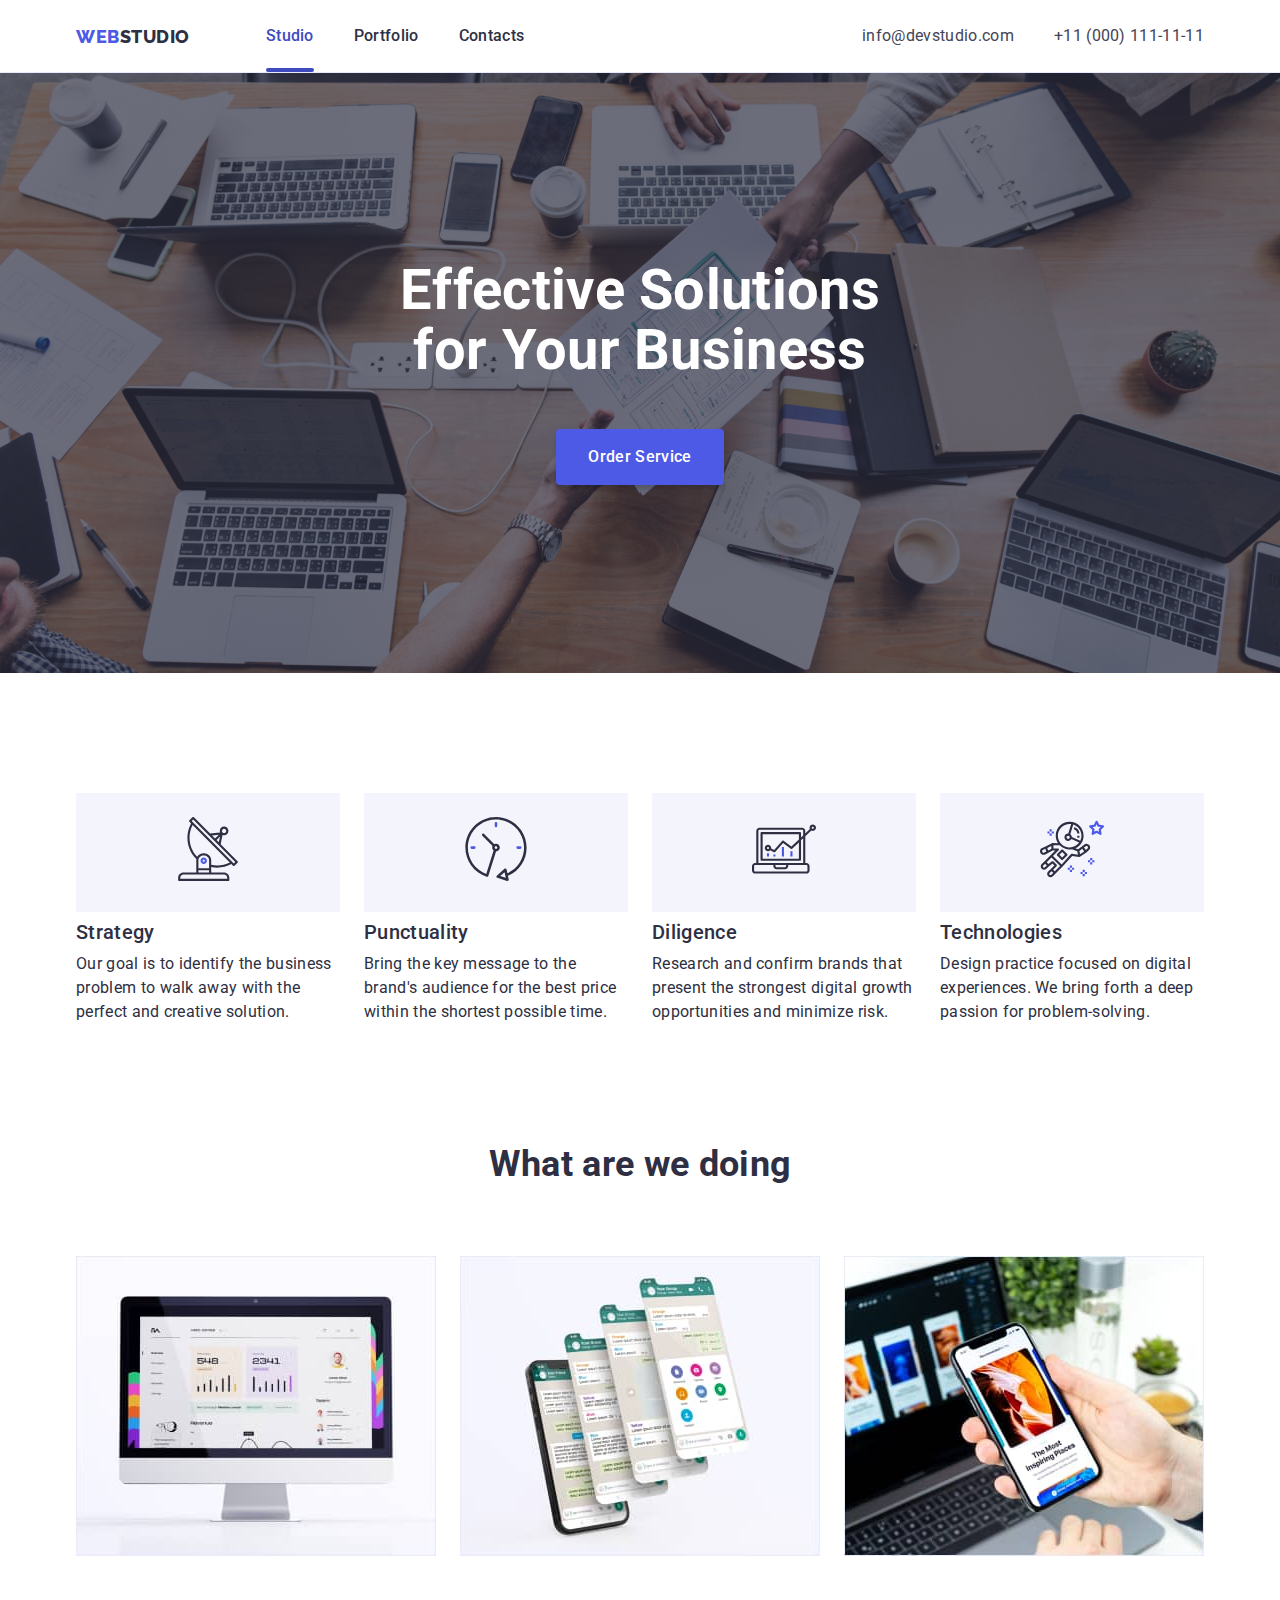
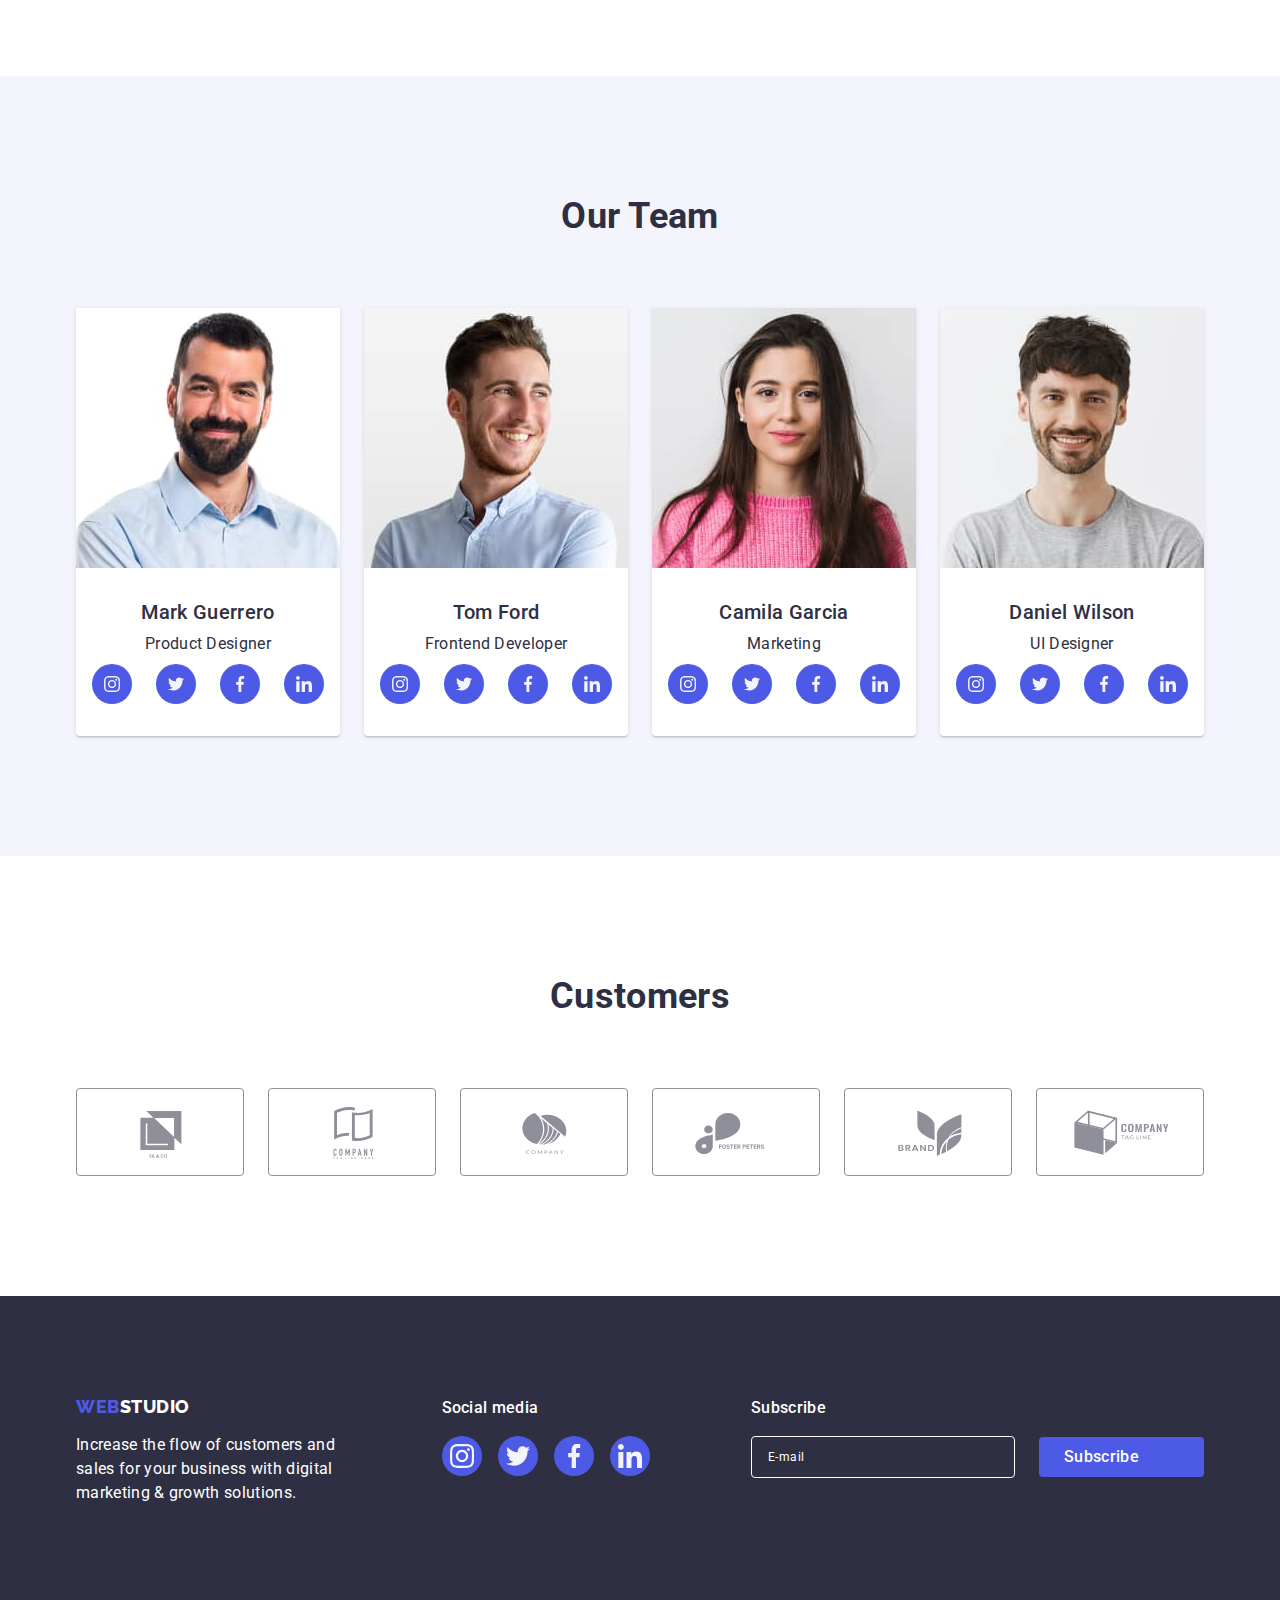
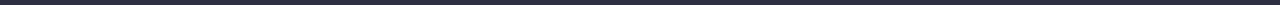
<file: index.html>
<!DOCTYPE html>
<html lang="en">
  <head>
    <meta charset="utf-8" />
    <meta name="viewport" content="width=device-width, initial-scale=1.0" />
    <title>WebStudio</title>
    <link
      rel="stylesheet"
      href="https://cdn.jsdelivr.net/npm/modern-normalize@2.0.0/modern-normalize.min.css"
    />
    <link rel="preconnect" href="https://fonts.googleapis.com" />
    <link rel="preconnect" href="https://fonts.gstatic.com" crossorigin />
    <link
      href="https://fonts.googleapis.com/css2?family=Raleway:wght@800&family=Roboto:wght@400;500;700;900&display=swap"
      rel="stylesheet"
    />
    <link href="./css/styles.css" rel="stylesheet" />
  </head>

  <body>
    <header class="page-header">
      <div class="container">
        <a href="./index.html" class="header-logo">Web<span>Studio</span></a>
        <nav class="navigation">
          <ul class="nav-list">
            <li class="nav-list-item">
              <a href="./index.html" class="nav-list-item-link current"
                >Studio</a
              >
            </li>
            <li class="nav-list-item">
              <a href="./portfolio.html" class="nav-list-item-link"
                >Portfolio</a
              >
            </li>
            <li class="nav-list-item">
              <a href="#contacts" class="nav-list-item-link">Contacts</a>
            </li>
          </ul>
        </nav>

        <address class="contacts">
          <ul class="contacts-list">
            <li class="contacts-list-item">
              <a
                href="mailto:info@devstudio.com"
                class="contacts-list-item-link"
                >info@devstudio.com</a
              >
            </li>
            <li class="contacts-list-item">
              <a href="tel:+110001111111" class="contacts-list-item-link"
                >+11 (000) 111-11-11</a
              >
            </li>
          </ul>
        </address>
      </div>
    </header>
    <main>
      <section class="hero">
        <div class="container">
          <h1 class="hero-header">Effective Solutions for Your Business</h1>
          <button type="button" class="hero-button" data-modal-open>
            Order Service
          </button>
        </div>
      </section>
      <section class="advantages">
        <div class="container">
          <h2 class="section-header visually-hidden">Our advantages</h2>
          <ul class="content-list">
            <li class="content-list-item">
              <div class="content-list-item-icon-container">
                <svg width="64" height="64" class="content-list-item-icon">
                  <use href="./images/icons.svg#icon-antenna"></use>
                </svg>
              </div>
              <h3 class="content-list-item-header">Strategy</h3>
              <p class="content-list-item-text">
                Our goal is to identify the business problem to walk away with
                the perfect and creative solution.
              </p>
            </li>
            <li class="content-list-item">
              <div class="content-list-item-icon-container">
                <svg width="64" height="64" class="content-list-item-icon">
                  <use href="./images/icons.svg#icon-clock"></use>
                </svg>
              </div>
              <h3 class="content-list-item-header">Punctuality</h3>
              <p class="content-list-item-text">
                Bring the key message to the brand's audience for the best price
                within the shortest possible time.
              </p>
            </li>
            <li class="content-list-item">
              <div class="content-list-item-icon-container">
                <svg width="64" height="64" class="content-list-item-icon">
                  <use href="./images/icons.svg#icon-diagram"></use>
                </svg>
              </div>
              <h3 class="content-list-item-header">Diligence</h3>
              <p class="content-list-item-text">
                Research and confirm brands that present the strongest digital
                growth opportunities and minimize risk.
              </p>
            </li>
            <li class="content-list-item">
              <div class="content-list-item-icon-container">
                <svg width="64" height="64" class="content-list-item-icon">
                  <use href="./images/icons.svg#icon-astronaut"></use>
                </svg>
              </div>
              <h3 class="content-list-item-header">Technologies</h3>
              <p class="content-list-item-text">
                Design practice focused on digital experiences. We bring forth a
                deep passion for problem-solving.
              </p>
            </li>
          </ul>
        </div>
      </section>
      <section class="features">
        <div class="container">
          <h2 class="section-header">What are we doing</h2>
          <ul class="content-list">
            <li class="content-list-item">
              <img
                src="./images/service/img-1.jpg"
                alt="feature-1"
                width="360"
                height="300"
              />
            </li>
            <li class="content-list-item">
              <img
                src="./images/service/img-2.jpg"
                alt="feature-2"
                width="360"
                height="300"
              />
            </li>
            <li class="content-list-item">
              <img
                src="./images/service/img-3.jpg"
                alt="feature-3"
                width="360"
                height="300"
              />
            </li>
          </ul>
        </div>
      </section>
      <section class="team">
        <div class="container">
          <h2 class="section-header">Our Team</h2>
          <ul class="content-list">
            <li class="content-list-item team-card">
              <img
                src="./images/team/img-1.jpg"
                alt="Mark Guerrero Photo"
                width="264"
                height="260"
              />
              <div class="team-card-description">
                <h3 class="content-list-item-header">Mark Guerrero</h3>
                <p class="content-list-item-text">Product Designer</p>
                <ul class="social-list">
                  <li class="social-list-item">
                    <a
                      href="#instagram"
                      class="social-list-item-link"
                      rel="noopener noreferrer"
                      aria-label="Link to Mark Guerrero's instagram.com"
                    >
                      <svg width="16" height="16" class="social-list-item-icon">
                        <use href="./images/icons.svg#icon-instagram"></use>
                      </svg>
                    </a>
                  </li>
                  <li class="social-list-item">
                    <a
                      href="#twitter"
                      class="social-list-item-link"
                      rel="noopener noreferrer"
                      aria-label="Link to Mark Guerrero's twitter.com"
                    >
                      <svg width="16" height="16" class="social-list-item-icon">
                        <use href="./images/icons.svg#icon-twitter"></use>
                      </svg>
                    </a>
                  </li>
                  <li class="social-list-item">
                    <a
                      href="#facebook"
                      class="social-list-item-link"
                      rel="noopener noreferrer"
                      aria-label="Link to Mark Guerrero's facebook.com"
                    >
                      <svg width="16" height="16" class="social-list-item-icon">
                        <use href="./images/icons.svg#icon-facebook"></use>
                      </svg>
                    </a>
                  </li>
                  <li class="social-list-item">
                    <a
                      href="#linkedin"
                      class="social-list-item-link"
                      rel="noopener noreferrer"
                      aria-label="Link to Mark Guerrero's linkedin.com"
                    >
                      <svg width="16" height="16" class="social-list-item-icon">
                        <use href="./images/icons.svg#icon-linkedin"></use>
                      </svg>
                    </a>
                  </li>
                </ul>
              </div>
            </li>
            <li class="content-list-item team-card">
              <img
                src="./images/team/img-2.jpg"
                alt="Tom Ford Photo"
                width="264"
                height="260"
              />
              <div class="team-card-description">
                <h3 class="content-list-item-header">Tom Ford</h3>
                <p class="content-list-item-text">Frontend Developer</p>
                <ul class="social-list">
                  <li class="social-list-item">
                    <a
                      href="#instagram"
                      class="social-list-item-link"
                      rel="noopener noreferrer"
                      aria-label="Link to Tom Ford's instagram.com"
                    >
                      <svg width="16" height="16" class="social-list-item-icon">
                        <use href="./images/icons.svg#icon-instagram"></use>
                      </svg>
                    </a>
                  </li>
                  <li class="social-list-item">
                    <a
                      href="#twitter"
                      class="social-list-item-link"
                      rel="noopener noreferrer"
                      aria-label="Link to Tom Ford's twitter.com"
                    >
                      <svg width="16" height="16" class="social-list-item-icon">
                        <use href="./images/icons.svg#icon-twitter"></use>
                      </svg>
                    </a>
                  </li>
                  <li class="social-list-item">
                    <a
                      href="#facebook"
                      class="social-list-item-link"
                      rel="noopener noreferrer"
                      aria-label="Link to Tom Ford's facebook.com"
                    >
                      <svg width="16" height="16" class="social-list-item-icon">
                        <use href="./images/icons.svg#icon-facebook"></use>
                      </svg>
                    </a>
                  </li>
                  <li class="social-list-item">
                    <a
                      href="#linkedin"
                      class="social-list-item-link"
                      rel="noopener noreferrer"
                      aria-label="Link to Tom Ford's linkedin.com"
                    >
                      <svg width="16" height="16" class="social-list-item-icon">
                        <use href="./images/icons.svg#icon-linkedin"></use>
                      </svg>
                    </a>
                  </li>
                </ul>
              </div>
            </li>
            <li class="content-list-item team-card">
              <img
                src="./images/team/img-3.jpg"
                alt="Camila Garcia Photo"
                width="264"
                height="260"
              />
              <div class="team-card-description">
                <h3 class="content-list-item-header">Camila Garcia</h3>
                <p class="content-list-item-text">Marketing</p>
                <ul class="social-list">
                  <li class="social-list-item">
                    <a
                      href="#instagram"
                      class="social-list-item-link"
                      rel="noopener noreferrer"
                      aria-label="Link to Camila Garcia's instagram.com"
                    >
                      <svg width="16" height="16" class="social-list-item-icon">
                        <use href="./images/icons.svg#icon-instagram"></use>
                      </svg>
                    </a>
                  </li>
                  <li class="social-list-item">
                    <a
                      href="#twitter"
                      class="social-list-item-link"
                      rel="noopener noreferrer"
                      aria-label="Link to Camila Garcia's twitter.com"
                    >
                      <svg width="16" height="16" class="social-list-item-icon">
                        <use href="./images/icons.svg#icon-twitter"></use>
                      </svg>
                    </a>
                  </li>
                  <li class="social-list-item">
                    <a
                      href="#facebook"
                      class="social-list-item-link"
                      rel="noopener noreferrer"
                      aria-label="Link to Camila Garcia's facebook.com"
                    >
                      <svg width="16" height="16" class="social-list-item-icon">
                        <use href="./images/icons.svg#icon-facebook"></use>
                      </svg>
                    </a>
                  </li>
                  <li class="social-list-item">
                    <a
                      href="#linkedin"
                      class="social-list-item-link"
                      rel="noopener noreferrer"
                      aria-label="Link to Camila Garcia's linkedin.com"
                    >
                      <svg width="16" height="16" class="social-list-item-icon">
                        <use href="./images/icons.svg#icon-linkedin"></use>
                      </svg>
                    </a>
                  </li>
                </ul>
              </div>
            </li>
            <li class="content-list-item team-card">
              <img
                src="./images/team/img-4.jpg"
                alt="Daniel Wilson Photo"
                width="264"
                height="260"
              />
              <div class="team-card-description">
                <h3 class="content-list-item-header">Daniel Wilson</h3>
                <p class="content-list-item-text">UI Designer</p>
                <ul class="social-list">
                  <li class="social-list-item">
                    <a
                      href="#instagram"
                      class="social-list-item-link"
                      rel="noopener noreferrer"
                      aria-label="Link to Daniel Wilson's instagram.com"
                    >
                      <svg width="16" height="16" class="social-list-item-icon">
                        <use href="./images/icons.svg#icon-instagram"></use>
                      </svg>
                    </a>
                  </li>
                  <li class="social-list-item">
                    <a
                      href="#twitter"
                      class="social-list-item-link"
                      rel="noopener noreferrer"
                      aria-label="Link to Daniel Wilson's twitter.com"
                    >
                      <svg width="16" height="16" class="social-list-item-icon">
                        <use href="./images/icons.svg#icon-twitter"></use>
                      </svg>
                    </a>
                  </li>
                  <li class="social-list-item">
                    <a
                      href="#facebook"
                      class="social-list-item-link"
                      rel="noopener noreferrer"
                      aria-label="Link to Daniel Wilson's facebook.com"
                    >
                      <svg width="16" height="16" class="social-list-item-icon">
                        <use href="./images/icons.svg#icon-facebook"></use>
                      </svg>
                    </a>
                  </li>
                  <li class="social-list-item">
                    <a
                      href="#linkedin"
                      class="social-list-item-link"
                      rel="noopener noreferrer"
                      aria-label="Link to Daniel Wilson's linkedin.com"
                    >
                      <svg width="16" height="16" class="social-list-item-icon">
                        <use href="./images/icons.svg#icon-linkedin"></use>
                      </svg>
                    </a>
                  </li>
                </ul>
              </div>
            </li>
          </ul>
        </div>
      </section>
      <section class="customers">
        <div class="container">
          <h2 class="section-header">Customers</h2>
          <ul class="content-list">
            <li class="content-list-item">
              <a href="#ya-co" target="_blank" class="customers-list-item-link">
                <svg width="104" height="56" class="customers-list-item-icon">
                  <use href="./images/icons.svg#icon-ya-co"></use>
                </svg>
              </a>
            </li>
            <li class="content-list-item">
              <a
                href="#company-tag-line-here"
                target="_blank"
                class="customers-list-item-link"
              >
                <svg width="104" height="56" class="customers-list-item-icon">
                  <use
                    href="./images/icons.svg#icon-company-tag-line-here"
                  ></use>
                </svg>
              </a>
            </li>
            <li class="content-list-item">
              <a
                href="#company"
                target="_blank"
                class="customers-list-item-link"
              >
                <svg width="104" height="56" class="customers-list-item-icon">
                  <use href="./images/icons.svg#icon-company"></use>
                </svg>
              </a>
            </li>
            <li class="content-list-item">
              <a
                href="#foster-peters"
                target="_blank"
                class="customers-list-item-link"
              >
                <svg width="104" height="56" class="customers-list-item-icon">
                  <use href="./images/icons.svg#icon-foster-peters"></use>
                </svg>
              </a>
            </li>
            <li class="content-list-item">
              <a href="#brand" target="_blank" class="customers-list-item-link">
                <svg width="104" height="56" class="customers-list-item-icon">
                  <use href="./images/icons.svg#icon-brand"></use>
                </svg>
              </a>
            </li>
            <li class="content-list-item">
              <a
                href="#company-tag-line"
                target="_blank"
                class="customers-list-item-link"
              >
                <svg width="104" height="56" class="customers-list-item-icon">
                  <use href="./images/icons.svg#icon-company-tag-line"></use>
                </svg>
              </a>
            </li>
          </ul>
        </div>
      </section>
    </main>
    <footer class="page-footer">
      <div class="container">
        <div class="footer-description">
          <a href="./index.html" class="footer-logo">Web<span>Studio</span></a>
          <p class="footer-text">
            Increase the flow of customers and sales for your business with
            digital marketing & growth solutions.
          </p>
        </div>
        <div class="social">
          <p class="social-header">Social media</p>
          <ul class="social-list">
            <li class="social-list-item">
              <a
                href="#instagram"
                class="social-list-item-link"
                rel="noopener noreferrer"
                aria-label="Link to instagram.com"
              >
                <svg width="24" height="24" class="social-list-item-icon">
                  <use href="./images/icons.svg#icon-instagram"></use>
                </svg>
              </a>
            </li>
            <li class="social-list-item">
              <a
                href="#twitter"
                class="social-list-item-link"
                rel="noopener noreferrer"
                aria-label="Link to twitter.com"
              >
                <svg width="24" height="24" class="social-list-item-icon">
                  <use href="./images/icons.svg#icon-twitter"></use>
                </svg>
              </a>
            </li>
            <li class="social-list-item">
              <a
                href="#facebook"
                class="social-list-item-link"
                rel="noopener noreferrer"
                aria-label="Link to facebook.com"
              >
                <svg width="24" height="24" class="social-list-item-icon">
                  <use href="./images/icons.svg#icon-facebook"></use>
                </svg>
              </a>
            </li>
            <li class="social-list-item">
              <a
                href="#linkedin"
                class="social-list-item-link"
                rel="noopener noreferrer"
                aria-label="Link to linkedin.com"
              >
                <svg width="24" height="24" class="social-list-item-icon">
                  <use href="./images/icons.svg#icon-linkedin"></use>
                </svg>
              </a>
            </li>
          </ul>
        </div>
        <form class="subscribe">
          <p class="subscribe-header">Subscribe</p>
          <ul class="subscribe-list">
            <li class="subscribe-list-item">
              <input
                type="email"
                placeholder="E-mail"
                class="subscribe-input"
              />
            </li>
            <li class="subscribe-list-item">
              <button type="submit" class="subscribe-button">
                Subscribe
                <svg width="24" height="24" class="subscribe-button-icon">
                  <use href="./images/icons.svg#icon-plane"></use>
                </svg>
              </button>
            </li>
          </ul>
        </form>
      </div>
    </footer>
    <div class="backdrop is-hidden" data-modal>
      <div class="modal">
        <button type="button" class="modal-button" data-modal-close>
          <svg class="modal-button-icon" width="8" height="8">
            <use href="./images/icons.svg#icon-close"></use>
          </svg>
        </button>
        <form class="form">
          <p class="form-caption">
            Leave your contacts and we will call you back
          </p>
          <div class="form-field-wrapper">
            <label class="input-label" for="client_name">Name</label>
            <div class="input-wrapper">
              <input
                type="text"
                id="client_name"
                name="client_name"
                placeholder=""
                class="input"
              />
              <svg width="18" height="18" class="input-icon">
                <use href="./images/icons.svg#icon-person"></use>
              </svg>
            </div>
          </div>
          <div class="form-field-wrapper">
            <label class="input-label" for="client_phone">Phone</label>
            <div class="input-wrapper">
              <input
                type="tel"
                id="client_phone"
                name="client_phone"
                placeholder=""
                class="input"
              />
              <svg width="18" height="24" class="input-icon">
                <use href="./images/icons.svg#icon-phone"></use>
              </svg>
            </div>
          </div>
          <div class="form-field-wrapper">
            <label class="input-label" for="client_email">Email</label>
            <div class="input-wrapper">
              <input
                type="email"
                id="client_email"
                name="client_email"
                placeholder=""
                class="input"
              />
              <svg width="18" height="24" class="input-icon">
                <use href="./images/icons.svg#icon-email"></use>
              </svg>
            </div>
          </div>
          <div class="form-field-wrapper">
            <label class="input-label" for="client_comment">Comment</label>
            <div class="input-wrapper">
              <textarea
                id="client_comment"
                name="client_comment"
                placeholder="Text input"
                class="input input-area"
                rows="5"
              ></textarea>
            </div>
          </div>
          <div class="form-field-wrapper field-check-wrapper">
            <div class="input-wrapper input-check-wrapper">
              <input
                type="checkbox"
                name="client_privacy"
                id="client_privacy"
                placeholder=""
                class="input-check"
              />
              <svg width="10" height="12" class="input-check-icon">
                <use href="./images/icons.svg#icon-check"></use>
              </svg>
            </div>
            <label class="input-label input-check-label" for="client_privacy"
              >I accept the terms and conditions of the<a
                href="#policy"
                target="_blank"
                rel="noreferrer noopener"
                class="form-policy-link"
                >Privacy Policy</a
              >
            </label>
          </div>
          <button type="submit" class="form-button">Submit</button>
        </form>
      </div>
    </div>
    <script src="./js/modal.js"></script>
  </body>
</html>
</file>
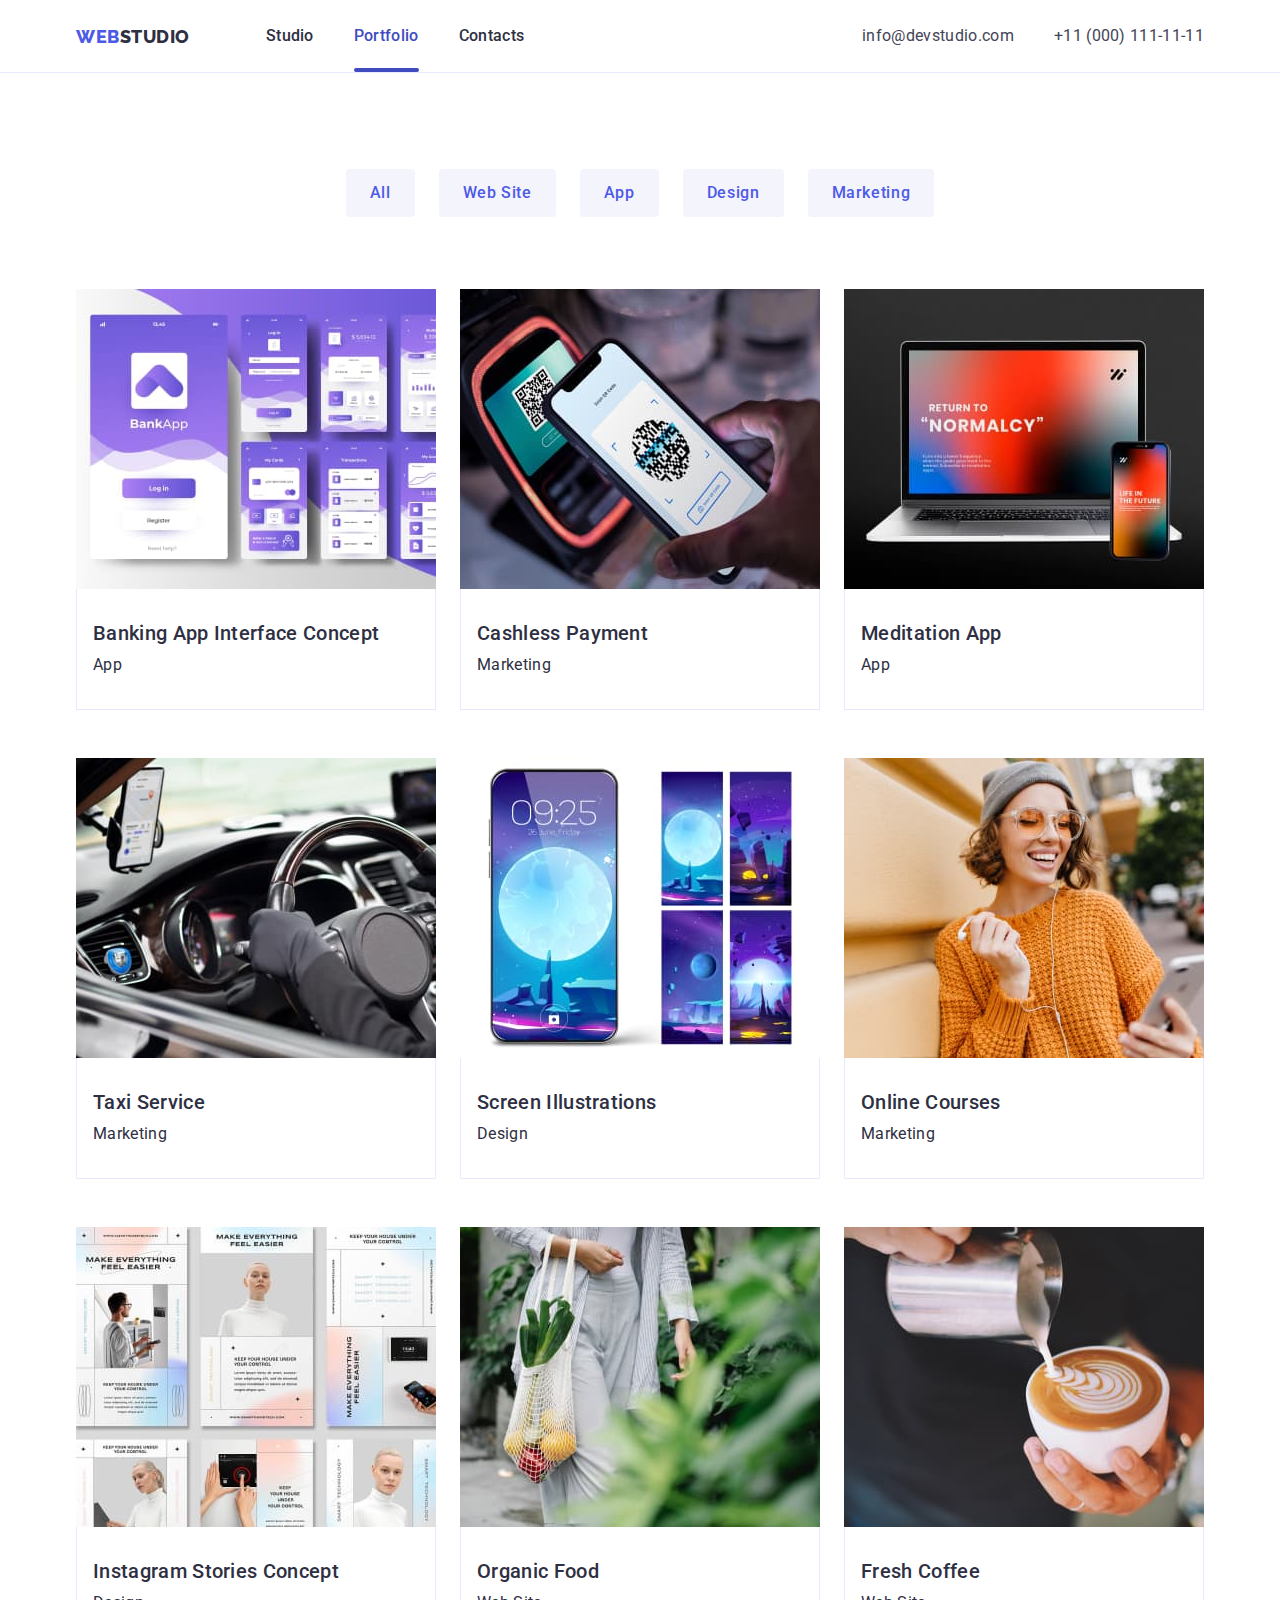
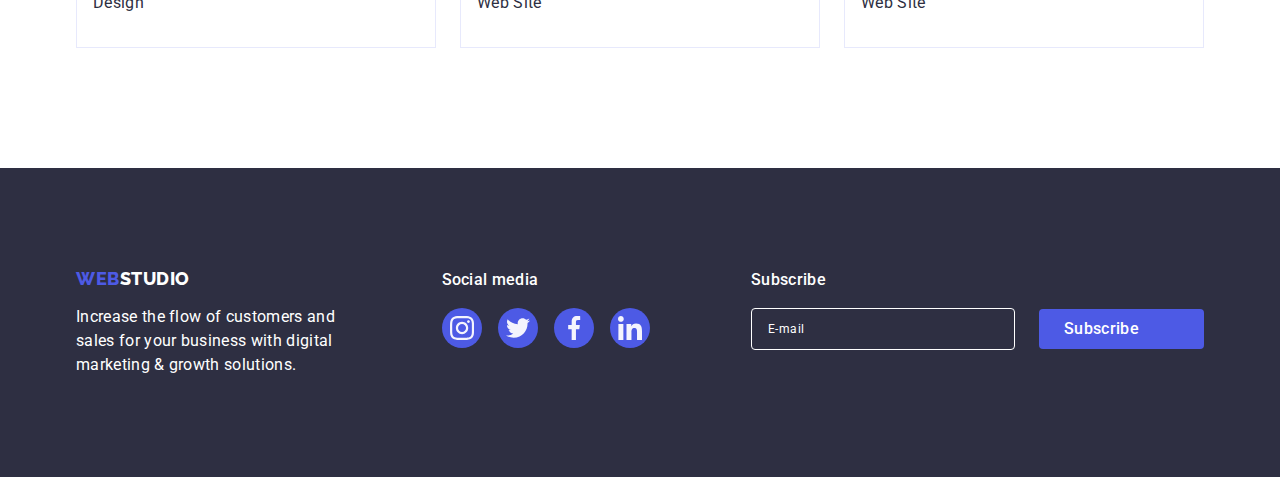
<file: portfolio.html>
<!DOCTYPE html>
<html lang="en">
  <head>
    <meta charset="utf-8" />
    <meta name="viewport" content="width=device-width, initial-scale=1.0" />
    <title>Portfolio</title>
    <link
      rel="stylesheet"
      href="https://cdn.jsdelivr.net/npm/modern-normalize@2.0.0/modern-normalize.min.css"
    />
    <link rel="preconnect" href="https://fonts.googleapis.com" />
    <link rel="preconnect" href="https://fonts.gstatic.com" crossorigin />
    <link
      href="https://fonts.googleapis.com/css2?family=Raleway:wght@800&family=Roboto:wght@400;500;700;900&display=swap"
      rel="stylesheet"
    />
    <link href="./css/styles.css" rel="stylesheet" />
  </head>

  <body>
    <header class="page-header">
      <div class="container">
        <a href="./index.html" class="header-logo">Web<span>Studio</span></a>
        <nav class="navigation">
          <ul class="nav-list">
            <li class="nav-list-item">
              <a href="./index.html" class="nav-list-item-link">Studio</a>
            </li>
            <li class="nav-list-item">
              <a href="./portfolio.html" class="nav-list-item-link current"
                >Portfolio</a
              >
            </li>
            <li class="nav-list-item">
              <a href="#contacts" class="nav-list-item-link">Contacts</a>
            </li>
          </ul>
        </nav>

        <address class="contacts">
          <ul class="contacts-list">
            <li class="contacts-list-item">
              <a
                href="mailto:info@devstudio.com"
                class="contacts-list-item-link"
                >info@devstudio.com</a
              >
            </li>
            <li class="contacts-list-item">
              <a href="tel:+110001111111" class="contacts-list-item-link"
                >+11 (000) 111-11-11</a
              >
            </li>
          </ul>
        </address>
      </div>
    </header>
    <main>
      <section class="portfolio-content">
        <div class="container">
          <h1 class="portfolio-content-header visually-hidden">Our Projects</h1>
          <ul class="controls-list">
            <li class="controls-list-item">
              <button type="button" class="controls-list-item-button">
                All
              </button>
            </li>
            <li class="controls-list-item">
              <button type="button" class="controls-list-item-button">
                Web Site
              </button>
            </li>
            <li class="controls-list-item">
              <button type="button" class="controls-list-item-button">
                App
              </button>
            </li>
            <li class="controls-list-item">
              <button type="button" class="controls-list-item-button">
                Design
              </button>
            </li>
            <li class="controls-list-item">
              <button type="button" class="controls-list-item-button">
                Marketing
              </button>
            </li>
          </ul>
          <ul class="content-list">
            <li class="content-list-item portfolio-card">
              <a href="" class="list-item-link">
                <div class="portfolio-card-box">
                  <img
                    src="./images/portfolio/img-1.jpg"
                    alt="Banking App Interface Concept Project"
                    width="360"
                    height="300"
                  />
                  <p class="overlay">
                    14 Stylish and User-Friendly App Design Concepts · Task
                    Manager App · Calorie Tracker App · Exotic Fruit Ecommerce
                    App · Cloud Storage App
                  </p>
                </div>
                <div class="portfolio-card-description">
                  <h2 class="content-list-item-header">
                    Banking App Interface Concept
                  </h2>
                  <p class="content-list-item-text">App</p>
                </div>
              </a>
            </li>
            <li class="content-list-item portfolio-card">
              <a href="" class="list-item-link">
                <div class="portfolio-card-box">
                  <img
                    src="./images/portfolio/img-2.jpg"
                    alt="Cashless Payment Project"
                    width="360"
                    height="300"
                  />
                  <p class="overlay">
                    14 Stylish and User-Friendly App Design Concepts · Task
                    Manager App · Calorie Tracker App · Exotic Fruit Ecommerce
                    App · Cloud Storage App
                  </p>
                </div>
                <div class="portfolio-card-description">
                  <h2 class="content-list-item-header">Cashless Payment</h2>
                  <p class="content-list-item-text">Marketing</p>
                </div>
              </a>
            </li>
            <li class="content-list-item portfolio-card">
              <a href="" class="list-item-link">
                <div class="portfolio-card-box">
                  <img
                    src="./images/portfolio/img-3.jpg"
                    alt="Meditation App Project"
                    width="360"
                    height="300"
                  />
                  <p class="overlay">
                    14 Stylish and User-Friendly App Design Concepts · Task
                    Manager App · Calorie Tracker App · Exotic Fruit Ecommerce
                    App · Cloud Storage App
                  </p>
                </div>
                <div class="portfolio-card-description">
                  <h2 class="content-list-item-header">Meditation App</h2>
                  <p class="content-list-item-text">App</p>
                </div>
              </a>
            </li>
            <li class="content-list-item portfolio-card">
              <a href="" class="list-item-link">
                <div class="portfolio-card-box">
                  <img
                    src="./images/portfolio/img-4.jpg"
                    alt="Taxi Service Project"
                    width="360"
                    height="300"
                  />
                  <p class="overlay">
                    14 Stylish and User-Friendly App Design Concepts · Task
                    Manager App · Calorie Tracker App · Exotic Fruit Ecommerce
                    App · Cloud Storage App
                  </p>
                </div>
                <div class="portfolio-card-description">
                  <h2 class="content-list-item-header">Taxi Service</h2>
                  <p class="content-list-item-text">Marketing</p>
                </div>
              </a>
            </li>
            <li class="content-list-item portfolio-card">
              <a href="" class="list-item-link">
                <div class="portfolio-card-box">
                  <img
                    src="./images/portfolio/img-5.jpg"
                    alt="Screen Illustrations Project"
                    width="360"
                    height="300"
                  />
                  <p class="overlay">
                    14 Stylish and User-Friendly App Design Concepts · Task
                    Manager App · Calorie Tracker App · Exotic Fruit Ecommerce
                    App · Cloud Storage App
                  </p>
                </div>
                <div class="portfolio-card-description">
                  <h2 class="content-list-item-header">Screen Illustrations</h2>
                  <p class="content-list-item-text">Design</p>
                </div>
              </a>
            </li>
            <li class="content-list-item portfolio-card">
              <a href="" class="list-item-link">
                <div class="portfolio-card-box">
                  <img
                    src="./images/portfolio/img-6.jpg"
                    alt="Online Courses Project"
                    width="360"
                    height="300"
                  />
                  <p class="overlay">
                    14 Stylish and User-Friendly App Design Concepts · Task
                    Manager App · Calorie Tracker App · Exotic Fruit Ecommerce
                    App · Cloud Storage App
                  </p>
                </div>
                <div class="portfolio-card-description">
                  <h2 class="content-list-item-header">Online Courses</h2>
                  <p class="content-list-item-text">Marketing</p>
                </div>
              </a>
            </li>
            <li class="content-list-item portfolio-card">
              <a href="" class="list-item-link">
                <div class="portfolio-card-box">
                  <img
                    src="./images/portfolio/img-7.jpg"
                    alt="Instagram Stories Concept Project"
                    width="360"
                    height="300"
                  />
                  <p class="overlay">
                    14 Stylish and User-Friendly App Design Concepts · Task
                    Manager App · Calorie Tracker App · Exotic Fruit Ecommerce
                    App · Cloud Storage App
                  </p>
                </div>
                <div class="portfolio-card-description">
                  <h2 class="content-list-item-header">
                    Instagram Stories Concept
                  </h2>
                  <p class="content-list-item-text">Design</p>
                </div>
              </a>
            </li>
            <li class="content-list-item portfolio-card">
              <a href="" class="list-item-link">
                <div class="portfolio-card-box">
                  <img
                    src="./images/portfolio/img-8.jpg"
                    alt="Organic Food Project"
                    width="360"
                    height="300"
                  />
                  <p class="overlay">
                    14 Stylish and User-Friendly App Design Concepts · Task
                    Manager App · Calorie Tracker App · Exotic Fruit Ecommerce
                    App · Cloud Storage App
                  </p>
                </div>
                <div class="portfolio-card-description">
                  <h2 class="content-list-item-header">Organic Food</h2>
                  <p class="content-list-item-text">Web Site</p>
                </div>
              </a>
            </li>
            <li class="content-list-item portfolio-card">
              <a href="" class="list-item-link">
                <div class="portfolio-card-box">
                  <img
                    src="./images/portfolio/img-9.jpg"
                    alt="Fresh Coffee Project"
                    width="360"
                    height="300"
                  />
                  <p class="overlay">
                    14 Stylish and User-Friendly App Design Concepts · Task
                    Manager App · Calorie Tracker App · Exotic Fruit Ecommerce
                    App · Cloud Storage App
                  </p>
                </div>
                <div class="portfolio-card-description">
                  <h2 class="content-list-item-header">Fresh Coffee</h2>
                  <p class="content-list-item-text">Web Site</p>
                </div>
              </a>
            </li>
          </ul>
        </div>
      </section>
    </main>
    <footer class="page-footer">
      <div class="container">
        <div class="footer-description">
          <a href="./index.html" class="footer-logo">Web<span>Studio</span></a>
          <p class="footer-text">
            Increase the flow of customers and sales for your business with
            digital marketing & growth solutions.
          </p>
        </div>
        <div class="social">
          <p class="social-header">Social media</p>
          <ul class="social-list">
            <li class="social-list-item">
              <a
                href="#instagram"
                class="social-list-item-link"
                rel="noopener noreferrer"
                aria-label="Link to instagram.com"
              >
                <svg width="24" height="24" class="social-list-item-icon">
                  <use href="./images/icons.svg#icon-instagram"></use>
                </svg>
              </a>
            </li>
            <li class="social-list-item">
              <a
                href="#twitter"
                class="social-list-item-link"
                rel="noopener noreferrer"
                aria-label="Link to twitter.com"
              >
                <svg width="24" height="24" class="social-list-item-icon">
                  <use href="./images/icons.svg#icon-twitter"></use>
                </svg>
              </a>
            </li>
            <li class="social-list-item">
              <a
                href="#facebook"
                class="social-list-item-link"
                rel="noopener noreferrer"
                aria-label="Link to facebook.com"
              >
                <svg width="24" height="24" class="social-list-item-icon">
                  <use href="./images/icons.svg#icon-facebook"></use>
                </svg>
              </a>
            </li>
            <li class="social-list-item">
              <a
                href="#linkedin"
                class="social-list-item-link"
                rel="noopener noreferrer"
                aria-label="Link to linkedin.com"
              >
                <svg width="24" height="24" class="social-list-item-icon">
                  <use href="./images/icons.svg#icon-linkedin"></use>
                </svg>
              </a>
            </li>
          </ul>
        </div>
        <form class="subscribe">
          <p class="subscribe-header">Subscribe</p>
          <ul class="subscribe-list">
            <li class="subscribe-list-item">
              <input
                name="client_subscribe_email"
                type="email"
                placeholder="E-mail"
                class="subscribe-input"
              />
            </li>
            <li class="subscribe-list-item">
              <button type="submit" class="subscribe-button">
                Subscribe
                <svg width="24" height="24" class="subscribe-button-icon">
                  <use href="./images/icons.svg#icon-plane"></use>
                </svg>
              </button>
            </li>
          </ul>
        </form>
      </div>
    </footer>
  </body>
</html>
</file>
<file: css/styles.css>
:root {
  --primary-font: Roboto;
  --secondary-font: Raleway;

  --standard-font-size: 16px;

  --standard-letter-spacing: 0.02em;
  --double-letter-spacing: 0.04em;

  --medium-font-weight: 500;
  --large-font-weight: 700;

  --standard-line-height: 1.5;

  --primary-color: #2e2f42;
  --primary-modal-color: #2e2f4266;
  --secondary-color: #434455;
  --specific-secondary-color: #8e8f99;

  --specific-border-color: #e7e9fc;

  --primary-background-color: #ffffff;
  --secondary-background-color: #f4f4fd;
  --modal-background-color: #fcfcfc;

  --primary-control-color: #4d5ae5;
  --active-control-color: #404bbf;
  --active-social-color: #31d0aa;

  --primary-transition: 250ms cubic-bezier(0.4, 0, 0.2, 1);
}

body {
  font-family: var(--primary-font), sans-serif;
  font-size: var(--standard-font-size);
  line-height: var(--standard-line-height);
  letter-spacing: var(--standard-letter-spacing);
  color: var(--primary-color);
  background-color: var(--primary-background-color);
}

ul {
  margin: 0;
  padding: 0;
  list-style-type: none;
}

h1,
h2,
h3,
h4,
h5,
h6 {
  margin: 0;
}

p {
  margin: 0;
}

a {
  display: block;
  color: inherit;
  text-decoration: none;
}

img {
  display: block;
  max-width: 100%;
  height: auto;
}

input,
textarea {
  font-family: inherit;
}

textarea {
  resize: none;
}

.container {
  padding: 0 15px;
  width: 1158px;
  margin: 0 auto;
}

.page-header {
  border-bottom: 1px solid var(--specific-border-color);
}

.page-header .container {
  display: flex;
  flex-direction: row;
  justify-content: space-between;
  align-items: center;
  flex-wrap: wrap;
  gap: 76px;
}

.nav-list,
.contacts-list {
  display: flex;
  gap: 40px;
}

.navigation {
  flex-grow: 1;
}

.nav-list-item-link {
  display: block;
  position: relative;
  font-weight: var(--medium-font-weight);
  padding: 24px 0;
  transition: color var(--primary-transition);
}

.nav-list-item-link::after {
  display: block;
  position: absolute;
  content: "";
  width: 100%;
  opacity: 0;
  bottom: 0;
  height: 4px;
  border-radius: 2px;
  background-color: var(--active-control-color);
  transition: opacity var(--primary-transition);
}

.nav-list-item-link.current::after {
  opacity: 100%;
}

.contacts-list-item-link {
  display: block;
  color: var(--secondary-color);
  font-style: normal;
  padding: 24px 0;
  transition: color var(--primary-transition);
}

.contacts-list-item-link:hover,
.contacts-list-item-link:focus,
.nav-list-item-link:hover,
.nav-list-item-link:focus,
.nav-list-item-link:active,
.nav-list-item-link.current {
  color: var(--active-control-color);
}

.hero {
  background-image: linear-gradient(
      rgba(46, 47, 66, 0.7),
      rgba(46, 47, 66, 0.7)
    ),
    url(../images/hero/hero-bg.jpg);
  background-position: 50% 0;
  background-repeat: no-repeat;
  color: var(--primary-background-color);
  padding: 188px 0;
  max-width: 1440px;
  margin: 0 auto;
}

.hero-header {
  font-size: 56px;
  font-weight: var(--large-font-weight);
  line-height: 1.071;
  text-align: center;
  max-width: 496px;
  margin: 0 auto 48px auto;
}

.hero-button {
  display: block;
  color: var(--primary-background-color);
  border-width: 0;
  background-color: var(--primary-control-color);
  border-radius: 4px;
  font-family: inherit;
  font-size: inherit;
  font-weight: var(--medium-font-weight);
  line-height: inherit;
  letter-spacing: inherit;
  text-align: center;
  padding: 16px 32px;
  max-width: 169px;
  margin: auto;
  transition: var(--primary-transition);
  transition-property: background-color;
  box-shadow: 0px 4px 4px 0px #00000026;
  cursor: pointer;
}

.hero-button:hover,
.hero-button:focus,
.hero-button:active {
  background-color: var(--active-control-color);
}

.advantages {
  padding: 120px 0;
}

.features {
  padding-bottom: 120px;
}

.customers {
  padding: 120px 0;
}

.section-header {
  font-size: 36px;
  font-weight: var(--large-font-weight);
  line-height: 1.111;
  text-align: center;
  margin-bottom: 72px;
}

.visually-hidden {
  position: absolute;
  width: 1px;
  height: 1px;
  margin: -1px;
  border: 0;
  padding: 0;

  white-space: nowrap;
  clip-path: inset(100%);
  clip: rect(0 0 0 0);
  overflow: hidden;
}

.team {
  background-color: var(--secondary-background-color);
  padding: 120px 0;
}

.team-card {
  text-align: center;
  border-radius: 0 0 4px 4px;
  box-shadow: 0px 2px 1px 0px #2e2f4214, 0px 1px 1px 0px #2e2f4229,
    0px 1px 6px 0px #2e2f4214;
}

.team-card-description {
  padding: 32px 16px;
}

.team-card .content-list-item-text {
  margin-bottom: 8px;
}

.social-list {
  display: flex;
  flex-direction: row;
  justify-content: center;
  align-items: center;
  gap: 24px;
}

.social-list-item {
  width: 40px;
  height: 40px;
  background-color: var(--primary-control-color);
  border-radius: 50%;
  transition: background-color var(--primary-transition);
}

.social-list-item:hover,
.social-list-item:focus,
.social-list-item:active {
  background-color: var(--active-control-color);
}

.social-list-item-link {
  display: flex;
  width: 100%;
  height: 100%;
  justify-content: center;
  align-items: center;
}

.social-list-item-icon {
  fill: var(--secondary-background-color);
}

.portfolio-content {
  padding: 96px 0 120px 0;
}

.controls-list {
  display: flex;
  justify-content: center;
  gap: 24px;
  margin: 0 0 72px 0;
}

.controls-list-item-button {
  display: inline-flex;
  color: var(--primary-control-color);
  background-color: var(--secondary-background-color);
  border-width: 0;
  border-color: var(--specific-border-color);
  border-radius: 4px;
  font-family: inherit;
  font-size: inherit;
  font-weight: var(--medium-font-weight);
  line-height: inherit;
  letter-spacing: var(--double-letter-spacing);
  text-align: center;
  padding: 12px 24px;
  transition: var(--primary-transition);
  transition-property: color, background-color, border-color, box-shadow;
  cursor: pointer;
}

.controls-list-item-button:hover,
.controls-list-item-button:focus,
.controls-list-item-button:active {
  color: var(--primary-background-color);
  background-color: var(--active-control-color);
  border-color: var(--active-control-color);
  box-shadow: 0px 2px 2px 0px #0000001f, 0px 2px 1px 0px #00000014,
    0px 3px 1px 0px #0000001a;
}

.content-list {
  display: flex;
  justify-content: center;
  gap: 24px;
}

.portfolio-content .content-list {
  flex-wrap: wrap;
  row-gap: 48px;
  column-gap: 24px;
}

.content-list-item {
  background-color: var(--primary-background-color);
}

.content-list-item-icon-container {
  width: 264px;
  background-color: var(--secondary-background-color);
  padding: 24px 100px;
  margin-bottom: 8px;
}

.content-list-item-header {
  font-size: 20px;
  font-weight: var(--medium-font-weight);
  line-height: 1.2;
  margin-bottom: 8px;
}

.content-list-item-text {
  max-width: 264px;
}

.customers-list-item-link {
  display: flex;
  width: 168px;
  height: 88px;
  justify-content: center;
  align-items: center;
  border: 1px solid var(--specific-secondary-color);
  border-radius: 4px;
  transition: border-color var(--primary-transition);
}

.customers-list-item-link:hover,
.customers-list-item-link:focus,
.customers-list-item-link:active {
  border-color: var(--active-control-color);
}

.customers-list-item-icon {
  fill: var(--specific-secondary-color);
  transition: fill var(--primary-transition);
}

.customers-list-item-link:hover .customers-list-item-icon,
.customers-list-item-link:focus .customers-list-item-icon,
.customers-list-item-link:active .customers-list-item-icon {
  fill: var(--active-control-color);
}

.portfolio-card {
  max-width: 360px;
  transition: box-shadow var(--primary-transition);
}

.portfolio-card-box {
  position: relative;
  overflow: hidden;
}

.overlay {
  position: absolute;
  top: 0;
  left: 0;
  transform: translateY(100%);
  width: 100%;
  height: 100%;
  display: block;
  padding: 40px 32px 0px 32px;

  color: var(--primary-background-color);
  background-color: var(--primary-control-color);
  transition: transform var(--primary-transition);
}

.portfolio-card .list-item-link:hover,
.portfolio-card .list-item-link:focus,
.portfolio-card .list-item-link:active {
  box-shadow: 0px 2px 1px 0px #2e2f4214, 0px 1px 1px 0px #2e2f4229,
    0px 1px 6px 0px #2e2f4214;
}

.portfolio-card .list-item-link:hover .overlay,
.portfolio-card .list-item-link:focus .overlay,
.portfolio-card .list-item-link:active .overlay {
  transform: translateY(0);
}

.portfolio-card-description {
  border: 1px solid var(--specific-border-color);
  border-top: 0;
  padding: 32px 16px;
}

.page-footer {
  background-color: var(--primary-color);
  color: var(--primary-background-color);
  padding: 100px 0;
}

.page-footer .container {
  display: flex;
  flex-direction: row;
  justify-content: space-between;
  align-items: flex-start;
}

.footer-logo {
  margin-bottom: 16px;
}

.header-logo,
.footer-logo {
  display: inline-flex;
  font-family: var(--secondary-font);
  color: var(--primary-control-color);
  font-size: 18px;
  font-weight: 800;
  line-height: 1.167;
  letter-spacing: 0.03em;
  text-transform: uppercase;
}

.header-logo span {
  color: var(--primary-color);
}

.footer-logo span {
  color: var(--primary-background-color);
}

.footer-text {
  max-width: 264px;
}

.page-footer .social-header,
.subscribe-header {
  font-weight: var(--medium-font-weight);
  margin-bottom: 16px;
}

.page-footer .social-list {
  justify-content: left;
  align-items: flex-start;
  gap: 16px;
}

.page-footer .social-list-item:hover,
.page-footer .social-list-item:focus,
.page-footer .social-list-item:active {
  background-color: var(--active-social-color);
}

.subscribe-list {
  display: flex;
  align-items: center;
  gap: 24px;
}

.subscribe-input {
  border: 1px solid var(--primary-background-color);
  border-radius: 4px;
  padding: 8px 16px;
  width: 264px;
  font-size: 12px;
  line-height: 2;
  color: var(--primary-background-color);
  background-color: var(--primary-color);
  letter-spacing: var(--double-letter-spacing);
  outline: none;
}

.subscribe-input::placeholder {
  color: var(--primary-background-color);
  transition: var(--primary-transition);
  transition-property: color;
}

.subscribe-input:focus::placeholder {
  color: transparent;
}

.subscribe-button {
  display: flex;
  align-items: center;
  justify-content: center;
  gap: 16px;
  color: var(--primary-background-color);
  border-width: 0;
  background-color: var(--primary-control-color);
  border-radius: 4px;
  font-family: inherit;
  font-size: inherit;
  line-height: inherit;
  letter-spacing: inherit;
  font-weight: var(--medium-font-weight);
  width: 165px;
  height: 40px;
  transition: var(--primary-transition);
  transition-property: background-color;
  cursor: pointer;
}

.subscribe-button-icon {
  fill: var(--primary-background-color);
}

.subscribe-button:hover,
.subscribe-button:focus,
.subscribe-button:active {
  background-color: var(--active-control-color);
}

.backdrop {
  position: fixed;
  inset: 0;
  background-color: var(--primary-modal-color);
  transition: var(--primary-transition);
  transition-property: opacity, visibility;
}

.backdrop.is-hidden {
  opacity: 0;
  visibility: hidden;
  pointer-events: none;
}

.modal {
  position: absolute;
  top: 50%;
  left: 50%;
  transform: translateX(-50%) translateY(-50%) scale(1);
  width: 408px;
  min-height: 584px;
  border-radius: 4px;
  background-color: var(--modal-background-color);
  box-shadow: 0px 2px 1px 0px #00000033, 0px 1px 3px 0px #0000001f,
    0px 1px 1px 0px #00000024;
  transition: var(--primary-transition);
  transition-property: opacity, transform;
  padding: 72px 24px 24px 24px;
}

.backdrop.is-hidden .modal {
  transform: translateX(-50%) translateY(-50%) scale(0.3);
  opacity: 0;
}

.modal-button {
  position: absolute;
  display: flex;
  justify-content: center;
  align-items: center;
  top: 24px;
  right: 24px;
  width: 24px;
  height: 24px;
  border-radius: 50%;
  border: 1px solid rgba(0, 0, 0, 10%);
  background-color: var(--specific-border-color);
  transition: var(--primary-transition);
  transition-property: background-color, border-color;
  cursor: pointer;
}

.modal-button:hover,
.modal-button:focus,
.modal-button:active {
  border-color: var(--active-control-color);
  background-color: var(--active-control-color);
}

.modal-button-icon {
  fill: var(--primary-color);
  transition: fill var(--primary-transition);
}

.modal-button:hover .modal-button-icon,
.modal-button:focus .modal-button-icon,
.modal-button:active .modal-button-icon {
  fill: var(--primary-background-color);
}


.form-caption {
  text-align: center;
  font-weight: var(--medium-font-weight);
  margin-bottom: 8px;
}

.form-policy-link,
.input-label,
.input::placeholder {
  color: var(--specific-secondary-color);
  font-size: 12px;
  line-height: 1.16;
  letter-spacing: var(--double-letter-spacing);
  transition: var(--primary-transition);
  transition-property: color;
}

.input:focus::placeholder {
  color: transparent;
}

.input-wrapper {
  position: relative;
}

.input {
  border: 1px solid var(--primary-modal-color);
  border-radius: 4px;
  padding: 8px 16px 8px 38px;
  width: 100%;
  color: var(--primary-color);
  letter-spacing: var(--double-letter-spacing);
  transition: var(--primary-transition);
  transition-property: border-color;
}

.input-area {
  padding: 8px 16px;
}

.form-field-wrapper {
  margin-bottom: 8px;
}

.field-check-wrapper {
  display: flex;
  justify-content: flex-start;
  align-items: center;
  margin: 16px 0 24px 0;
}

.input-check-wrapper {
  width: 17px;
  height: 17px;
  margin-right: 8px;
}

.input-check {
  appearance: none;
  width: 100%;
  height: 100%;
  border: 1px solid var(--primary-modal-color);
  border-radius: 2px;
  transition: var(--primary-transition);
  transition-property: border-color, background-color;
  outline: none;
}

.input-check-label {
  display: inline-flex;
}

.input:focus,
.input-check:hover,
.input-check:focus,
.input-check:checked {
  border-color: var(--primary-control-color);
  outline: none;
}

.input-check:checked {
  background-color: var(--primary-control-color);
}

.input-icon {
  position: absolute;
  top: 50%;
  transform: translateY(-50%);
  left: 16px;
  fill: var(--primary-color);
  transition: var(--primary-transition);
  transition-property: fill;
}

.input-check-icon {
  position: absolute;
  top: 50%;
  left: 50%;
  transform: translateX(-50%) translateY(-50%);
  pointer-events: none;
  fill: var(--primary-background-color);
}

.input:focus + .input-icon {
  fill: var(--primary-control-color);
}

.form-policy-link {
  margin-left: 4px;
  text-decoration: underline;
  color: var(--primary-control-color);
}

.form-button {
  display: flex;
  justify-content: center;
  align-items: center;
  cursor: pointer;
  color: var(--primary-background-color);
  background-color: var(--primary-control-color);
  border-width: 0;
  border-radius: 4px;
  transition: var(--primary-transition);
  transition-property: background-color;
  width: 169px;
  height: 56px;
  margin: 0 auto;
  box-shadow: 0px 4px 4px 0px #00000026;
  font-family: inherit;
  font-size: inherit;
  font-weight: var(--medium-font-weight);
  line-height: inherit;
  letter-spacing: inherit;
}

.form-button:hover,
.form-button:focus,
.form-button:active {
  background-color: var(--active-control-color);
}
</file>
